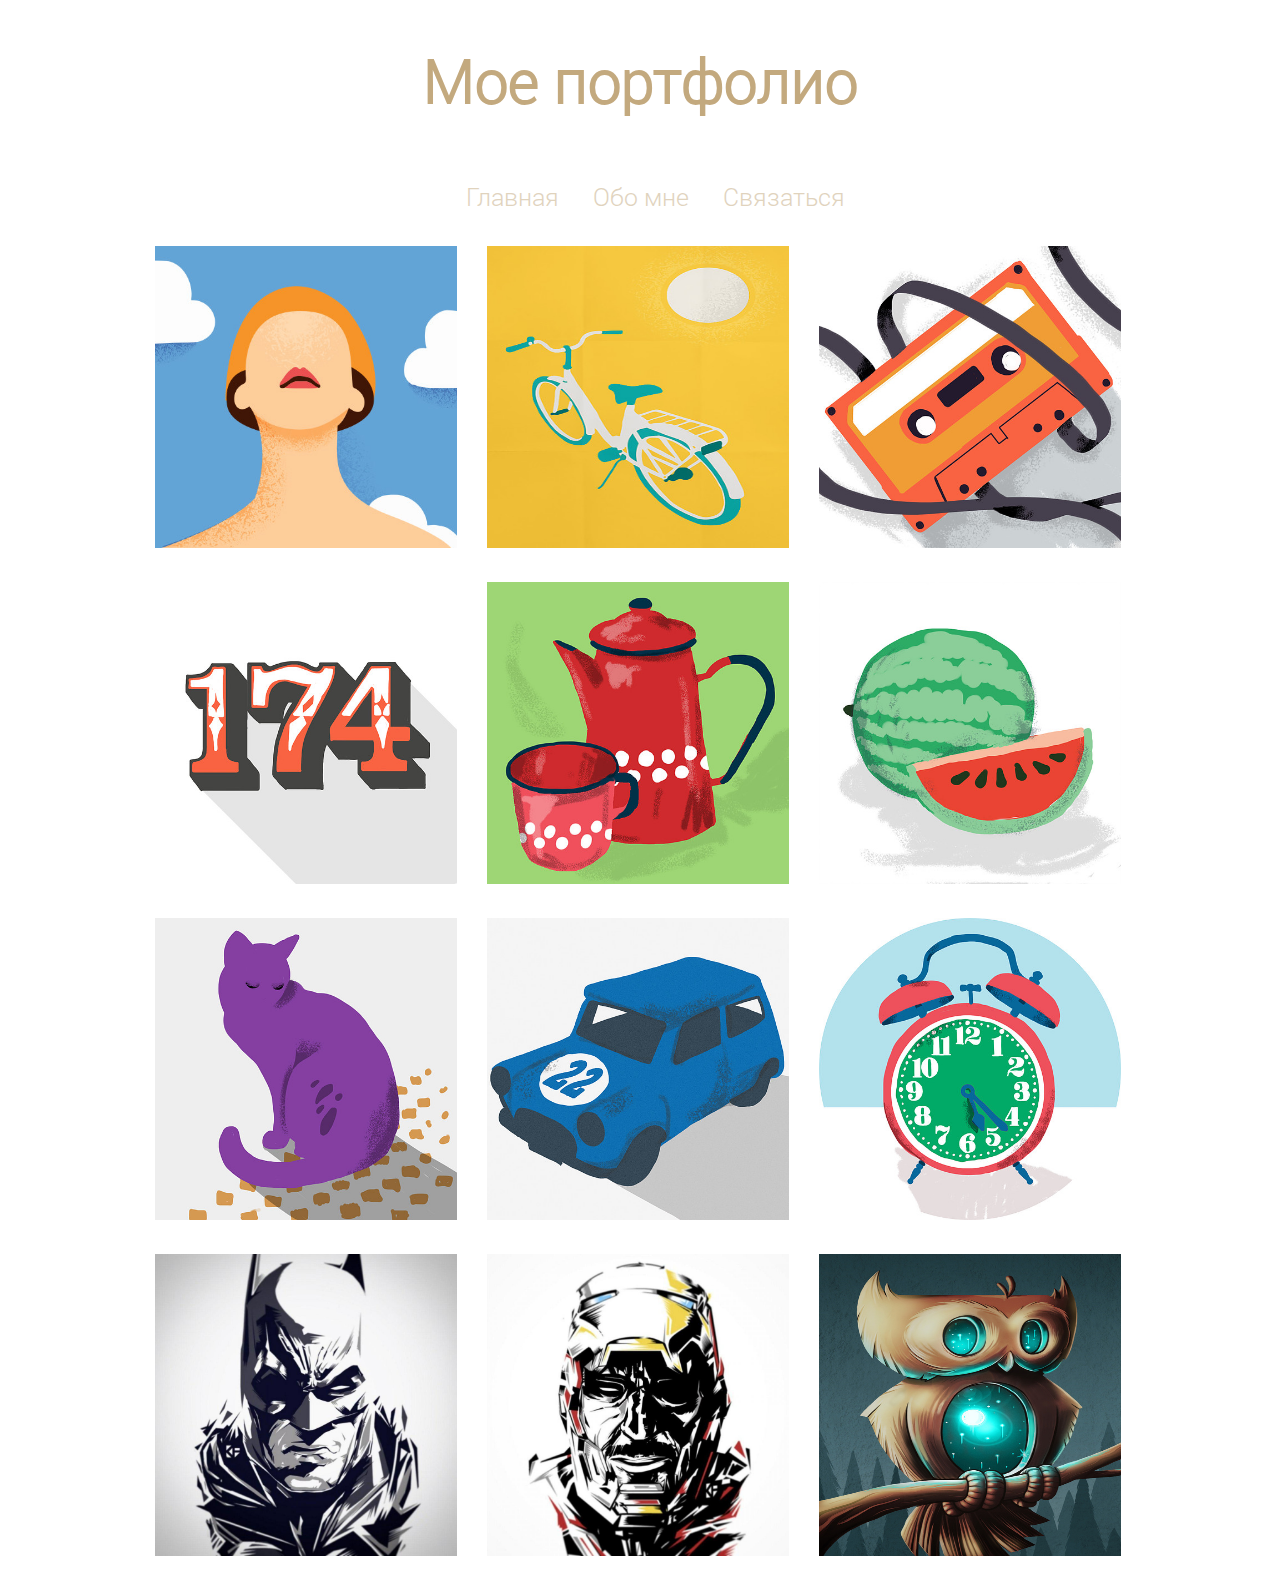
<file: index.html>
﻿<!DOCTYPE html>
<html>
 <head>
  <meta charset="utf-8">
  <title>Мой личный сайт портфолио</title>
  <link rel="stylesheet" href="style.css">
 
  
  
 
 </head>
 <body > 
 <div id="Main-id" class="MainContainer">
 <div id="SecondMain-id" class="SecondMainContainer">
 <div id="MenuContainer-id" class="MenuContainer">
<h1 > Мое портфолио </h1> 
<div id="Menu-id" class="Menu"> 
<a href="index.html">Главная</a>
<a href="MyPage.html">Обо мне</a>
<a href="Contact.html"> Связаться</a>
</div>
 </div>
 <div id="AlbumContainer-id" class="AlbumContainer"> 

  <div style="width: 100%; height:1px; clear:both;"></div>
 <div class="inline "><a rel="simplebox" href="img/faceGirl.jpg"><img src="img/faceGirl.jpg" width="302" height="302"  alt="Лицо девушки"> </div>
  <div class="inline"><a rel="simplebox" href="img/vel.jpg"> <img src="img/vel.jpg" width="302" height="302" alt="Велосипед"></div>
   <div class="inline"><a rel="simplebox" href="img/msu.jpg"> <img src="img/msu.jpg" width="302" height="302" alt="Музыкальная кассета"></div>
    <div class="inline"> <a rel="simplebox" href="img/number.jpg"> <img src="img/number.jpg" width="302" height="302" alt="Номер"></a></div>
	 <div class="inline" > <a rel="simplebox" href="img/cha.jpg"> <img src="img/cha.jpg" width="302" height="302" alt="Чайник"></a></div>
	  <div class="inline" > <a rel="simplebox" href="img/arb.jpg"> <img src="img/arb.jpg" width="302" height="302" alt="Арбуз"></a></div>
	  <div class="inline"><a rel="simplebox" href="img/cat.jpg"> <img src="img/cat.jpg" width="302" height="302" alt="Кошка"></a></div>
	  <div class="inline"> <a rel="simplebox" href="img/car.jpg"> <img src="img/car.jpg" width="302" height="302" alt="Автомобиль"></a></div>
	  <div class="inline"> <a rel="simplebox" href="img/alarm.jpg"> <img src="img/alarm.jpg" width="302" height="302" alt="Будильник"></a></div>
	  <div class="inline"> <a rel="simplebox" href="img/batman.jpg"> <img src="img/batman.jpg" width="302" height="302" alt="Бэтмен"></a></div>
	  <div class="inline"> <a rel="simplebox" href="img/IronMan.jpg"> <img src="img/IronMan.jpg" width="302" height="302" alt="Железный человек"></a></div>
	  <div class="inline"> <a rel="simplebox" href="img/owl.jpg"> <img src="img/owl.jpg" width="302" height="302" alt="Сова"></a></div>
	 
	  
	  
	  
	  <div style="width: 100%; height:1px; clear:both;"></div>
 </div>
 </div>
 </div>
 
 <script type="text/javascript" src="js/simplebox_util.js"></script>
	<script type="text/javascript">
	(function(){
	var boxes=[],els,i,l;
	if(document.querySelectorAll){
	els=document.querySelectorAll('a[rel=simplebox]');	
	Box.getStyles('js/simplebox_css','js/simplebox.css');
	Box.getScripts('js/simplebox_js','js/simplebox.js',function(){
	simplebox.init();
	for(i=0,l=els.length;i<l;++i)
	simplebox.start(els[i]);
	simplebox.start('a[rel=simplebox_group]');			
	});
	}
	})();
	</script>
 
 
 </body>
</html>
</file>
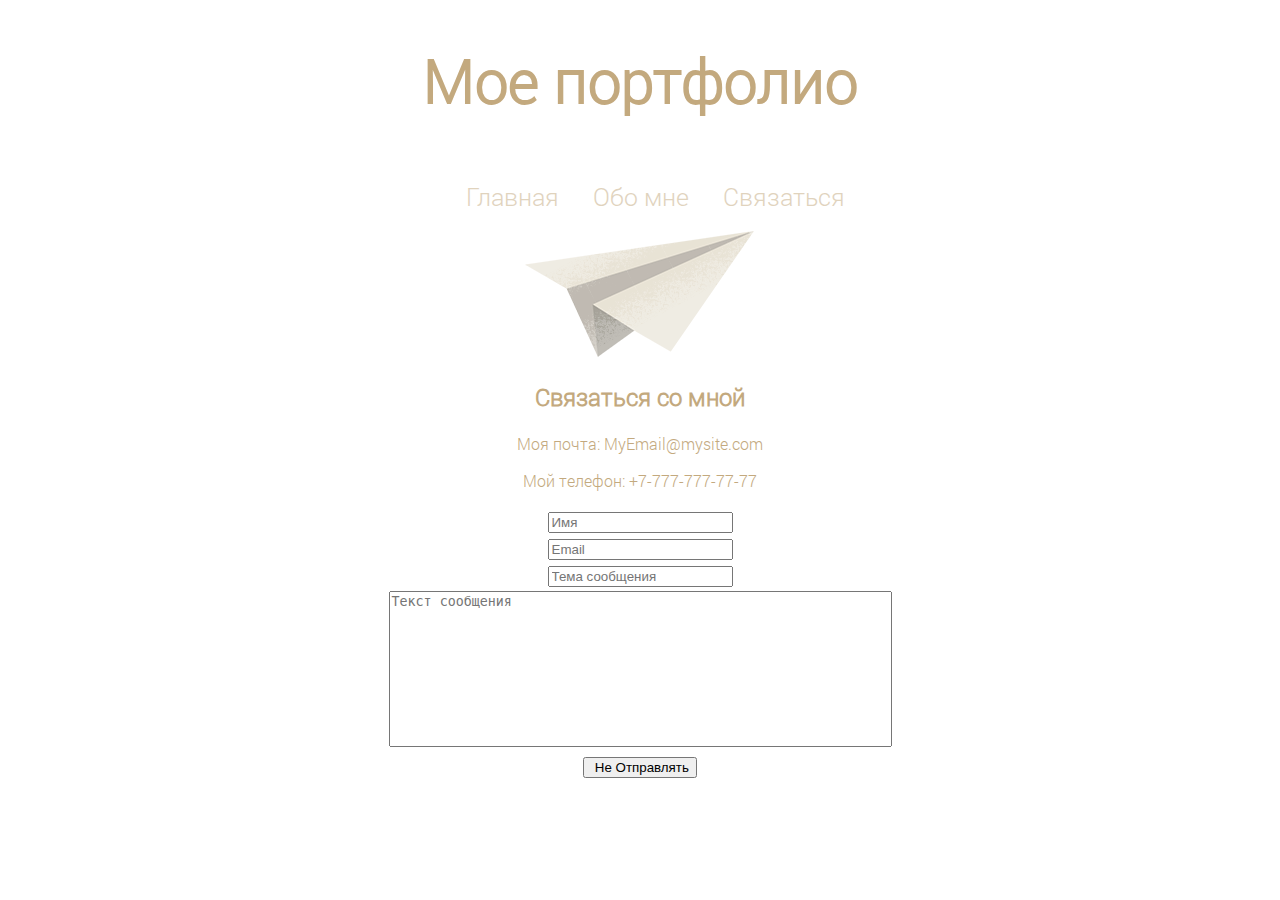
<file: Contact.html>
﻿<!DOCTYPE html>
<html>
 <head>
  <meta charset="utf-8">
  <title>Связаться</title>
  <link rel="stylesheet" href="style.css">
  
  
  
 
 </head>
 <body > 
 <div id="Main-id" class="MainContainerFOrME">
 <div id="SecondMain-id" class="SecondMainContainer">
 <div id="MenuContainer-id" class="MenuContainer">
<h1 > Мое портфолио </h1> 
<div id="Menu-id" class="Menu">
<a href="index.html">Главная</a>
<a href="MyPage.html">Обо мне</a>
<a href="Contact.html"> Связаться</a>
</div>
 </div>
 
 <div  id="AlbumContainer-id" class="AlbumContainer" > 
  <div style="width: 100%; height:1px; clear:both;"></div>
  <div class="ContactImg">  <img src="img/AirPlane.png" width="230" height="126"  alt="Связаться"></a></div>
  <h2 class="ContactText"  >Связаться со мной</h2>
    <p class="ContactText" >Моя почта: MyEmail@mysite.com</p>
	<p class="ContactText" >Мой телефон: +7-777-777-77-77 </p>
	
   
  <form action=""  method = "post"  >
<table class= "TableContact">
<tr>
<td><input placeholder="Имя" required type="text"  name = "NameContact" id = "NameContact-id" ></td>
</tr>
<tr>
<td><input  required placeholder="Email"  type="text" name = "EmailContact" id = "EmailContact-id" ></td>
</tr>
<tr>
<td><input required placeholder="Тема сообщения" type="text"  name = "ThemMessage" id ="ThemMessage-id" ></td>
</tr>
<tr>
<td> 
<textarea style="resize: none;" rows="10" cols="60" name="text" required placeholder="Текст сообщения"></textarea>
</td>
</tr>

<tr>
<td class="buttons" colspan="2" ><input type = "submit" class="buttonForms" name ="SendDate" value = " Не Отправлять" </td>
</tr>
</table>
	 
 </div>
 </div>
 </div>
 
 </body>
</html>
</file>
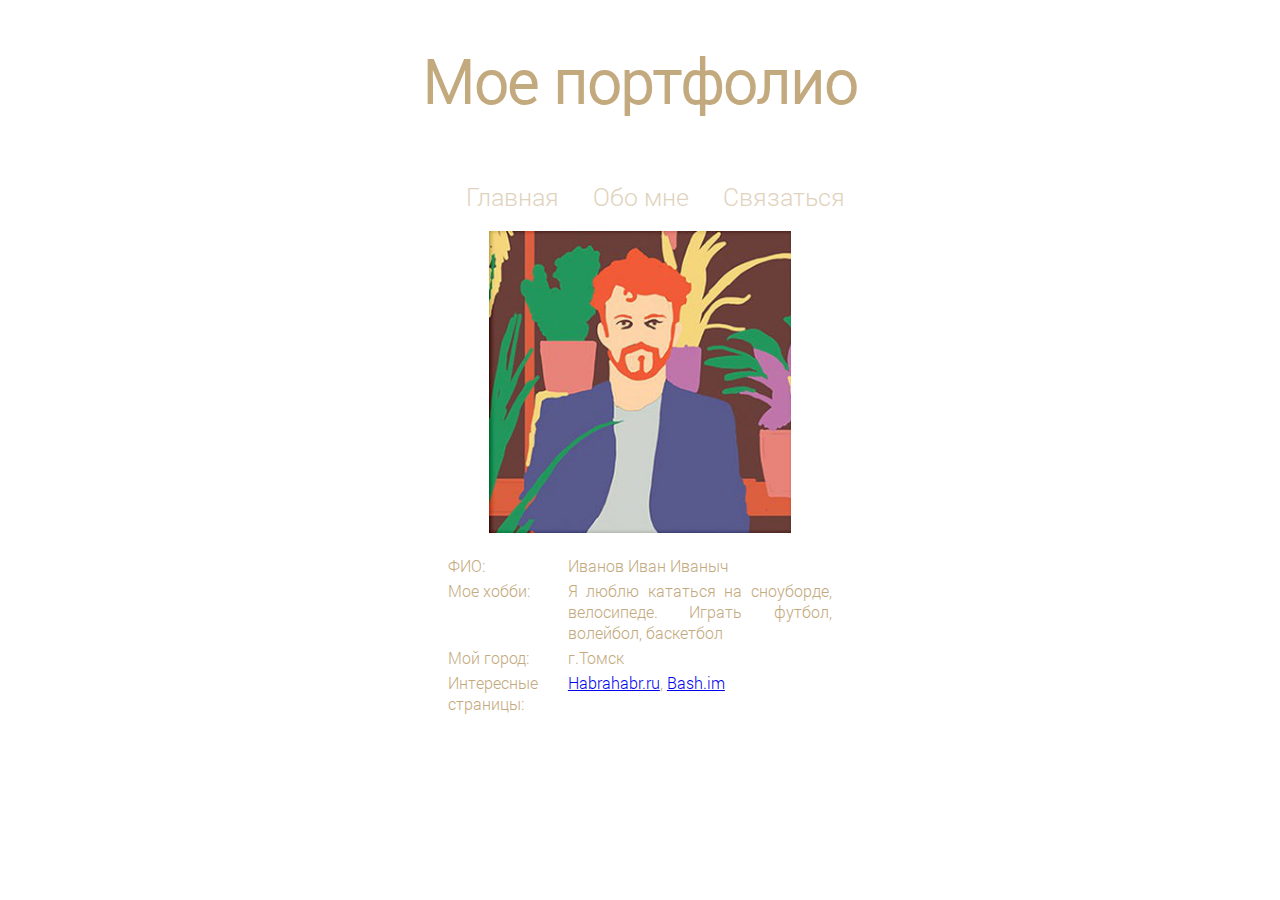
<file: MyPage.html>
﻿<!DOCTYPE html>
<html>
 <head>
  <meta charset="utf-8">
  <title>Обо мне</title>
  <link rel="stylesheet" href="style.css">
  
  
  
 
 </head>
 <body > 
 <div id="Main-id" class="MainContainerFOrME">
 <div id="SecondMain-id" class="SecondMainContainer">
 <div id="MenuContainer-id" class="MenuContainer">
<h1 > Мое портфолио </h1> 
<div id="Menu-id" class="Menu">
<a href="index.html">Главная</a>
<a href="MyPage.html">Обо мне</a>
<a href="Contact.html"> Связаться</a>
</div>
 </div>
 <div  id="AlbumContainer-id" class="AlbumContainer" > 
  <div style="width: 100%; height:1px; clear:both;"></div>
  
  <div class="forMeImg"> <a rel="simplebox" href="img/MeFoto.jpg"> <img src="img/MeFoto.jpg" width="302" height="302"  alt="Иванов Иван Иваныч"></a></div> 
  
  <div class="TextMeBox">
   <table class="JustifyText" >
  
  <tr>
  <td>ФИО: </td>
  <td>Иванов Иван Иваныч</td> 
  </tr>
  <tr>
  <td>Мое хобби: </td>
  <td >Я люблю кататься на сноуборде, велосипеде. Играть футбол, волейбол, баскетбол</td> 
  </tr>
  <tr>
  <td>Мой город: </td>
  <td>г.Томск </td> 
  </tr>
  <tr>
  <td>Интересные страницы: </td>
  <td><a href="https://habrahabr.ru/">Habrahabr.ru</a>, <a href="https://bash.im">Bash.im</a></td>
  </tr>
  </table>
  </div> 
	  <div style="width: 100%; height:1px; clear:both;"></div> 
 </div>
 </div>
 </div>

 <script type="text/javascript" src="js/simplebox_util.js"></script>
	<script type="text/javascript">
	(function(){
	var boxes=[],els,i,l;
	if(document.querySelectorAll){
	els=document.querySelectorAll('a[rel=simplebox]');	
	Box.getStyles('js/simplebox_css','js/simplebox.css');
	Box.getScripts('js/simplebox_js','js/simplebox.js',function(){
	simplebox.init();
	for(i=0,l=els.length;i<l;++i)
	simplebox.start(els[i]);
	simplebox.start('a[rel=simplebox_group]');			
	});
	}
	})();
	</script>
 
 
 </body>
</html>
</file>
<file: style.css>
﻿
@font-face{
	 font-family: RobotoLight;
    src: url(fonts/Roboto/RobotoLight/RobotoLight.ttf);
}




.MainContainer{
font-family: RobotoLight, sans-serif;
position: relative;

top:0%;
left:0%;
height:100%;
width: 100%;
}
.SecondMainContainer{
position: relative;

margin:auto;
width: 1000px;
height:100%;
}
.MenuContainer{
position: relative;

margin-top: -40px;
height: 230px;
width:100%;
/
}
.MenuContainer h1{

position: relative;
text-align: center;
top: 40px;

color: #C3A97E;
font-size: 60px;
}
.Menu{

position: absolute;
bottom:0;
text-align:center;
width:100%;
height: 50px;

}

.Menu a {
text-decoration: none;
margin-left:30px;
color: #C3A97E;
font-size: 25px;
opacity: 0.5;
}
.Menu a:hover{

opacity: 1;
}

.AlbumContainer {
position: relative;
color: #C3A97E;
top:0;
width:100%;
height:100%;

}
.inline{
 cursor: pointer;
 float:left; 
 padding: 15px;
}



.MainContainerFOrME{
font-family: RobotoLight, sans-serif;
position: relative;

top:0%;
left:0%;
height:100%;
width: 100%;
}

.forMeImg {  
 text-align: center;
}
.ForMeText{

}
.TextMeBox{
font-family: RobotoLight, sans-serif;
text-align: center;
position: relative;
margin: auto;
padding: 10px;
width: 400px;
}


.ContactImg{
text-align: center;
}
.ContactText {
text-align:center; 
font-family: RobotoLight, sans-serif;
}
.TableContact{

margin:auto;
text-align:center;
}

.TextAre{
	resize: none;
	font-family: RobotoLight, sans-serif;
	font-size: 16px;
}
.ButtonText{
	font-family: RobotoLight, sans-serif;
	font-size: 16px;
}
.JustifyText{
text-align: justify;
padding: 5px;
}
.JustifyText td{
vertical-align: top;
}
</file>
